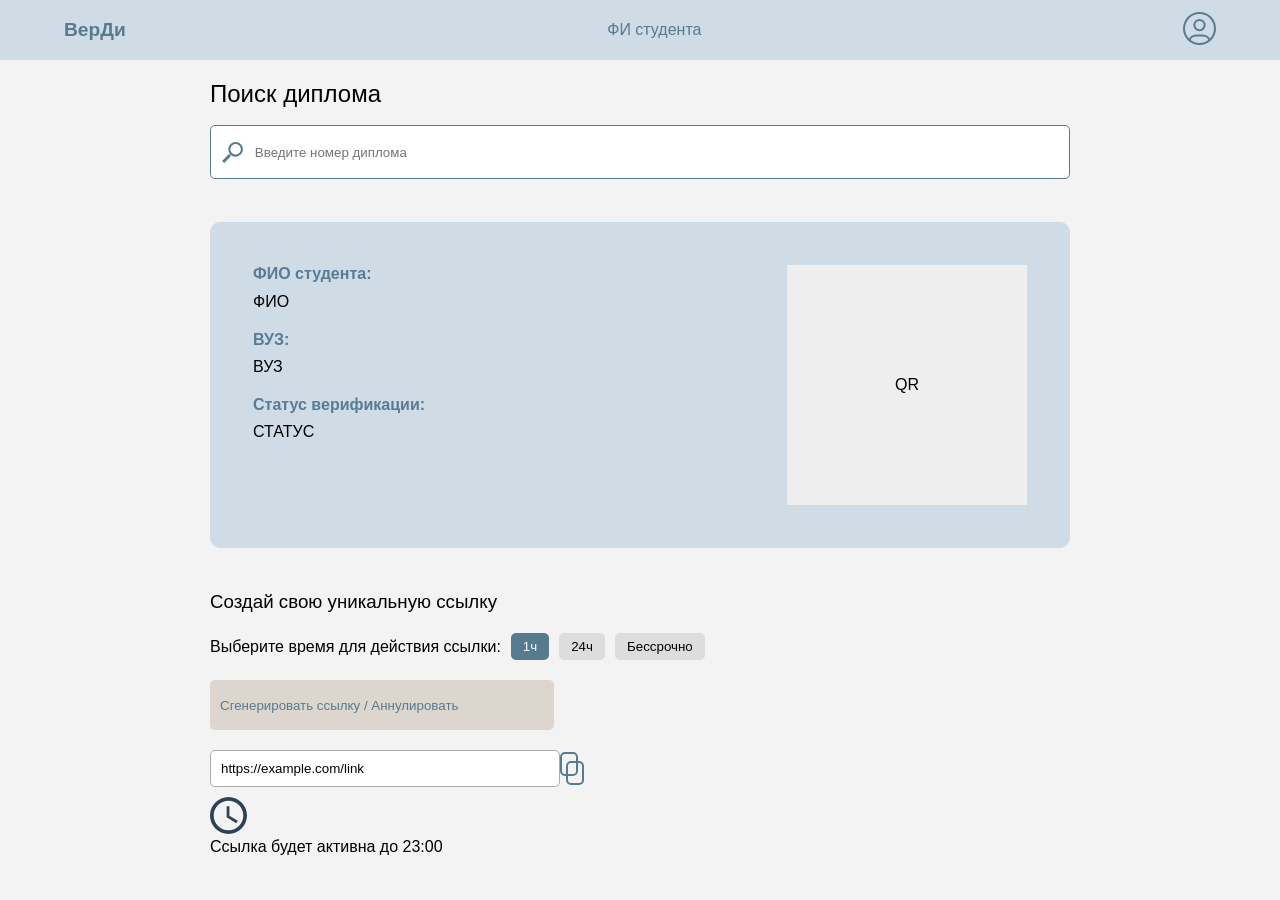
<file: Frontend/studen_lk/index.html>
<!doctype html>
<html lang="ru">
  <head>
    <meta charset="UTF-8" />
    <title>Поиск диплома</title>
    <link rel="stylesheet" href="css/style.css" />
    <script src="js/student.js"></script>
  </head>

  <body>
    <div class="header">
      <div class="logo">ВерДи</div>
      <p>ФИ студента</p>
      <div>
        <img src="img/lk.svg" />
      </div>
    </div>

    <div class="container">
      <div id="search">
        <h2>Поиск диплома</h2>

        <div class="search-box">
          <img src="img/lupa.svg" />
          <input placeholder="Введите номер диплома" />
        </div>
      </div>

      <!-- РЕЗУЛЬТАТ -->
      <div class="card">
        <div class="info">
          <h4>ФИО студента:</h4>
          <p>ФИО</p>
          <h4>ВУЗ:</h4>
          <p>ВУЗ</p>
          <h4>Статус верификации:</h4>
          <p>СТАТУС</p>
        </div>

        <div class="qr">QR</div>
      </div>

      <!-- ССЫЛКА -->
      <div class="link-block">
        <div id="UniqueText">
          <h3>Создай свою уникальную ссылку</h3>
        </div>
        <div id="time-select">
          <p>Выберите время для действия ссылки:</p>

          <button class="active" onclick="setTime(this)">1ч</button>
          <button onclick="setTime(this)">24ч</button>
          <button onclick="setTime(this)">Бессрочно</button>
        </div>

        <button class="btn">Сгенерировать ссылку / Аннулировать</button>
        <div id="link-gen">
          <input value="https://example.com/link" />
          <img src="img/copy.svg" />
        </div>
        <div class="small">
          <img src="img/clock.svg" />
          <p>Ссылка будет активна до 23:00</p>
        </div>
      </div>
    </div>
  </body>
</html>
</file>
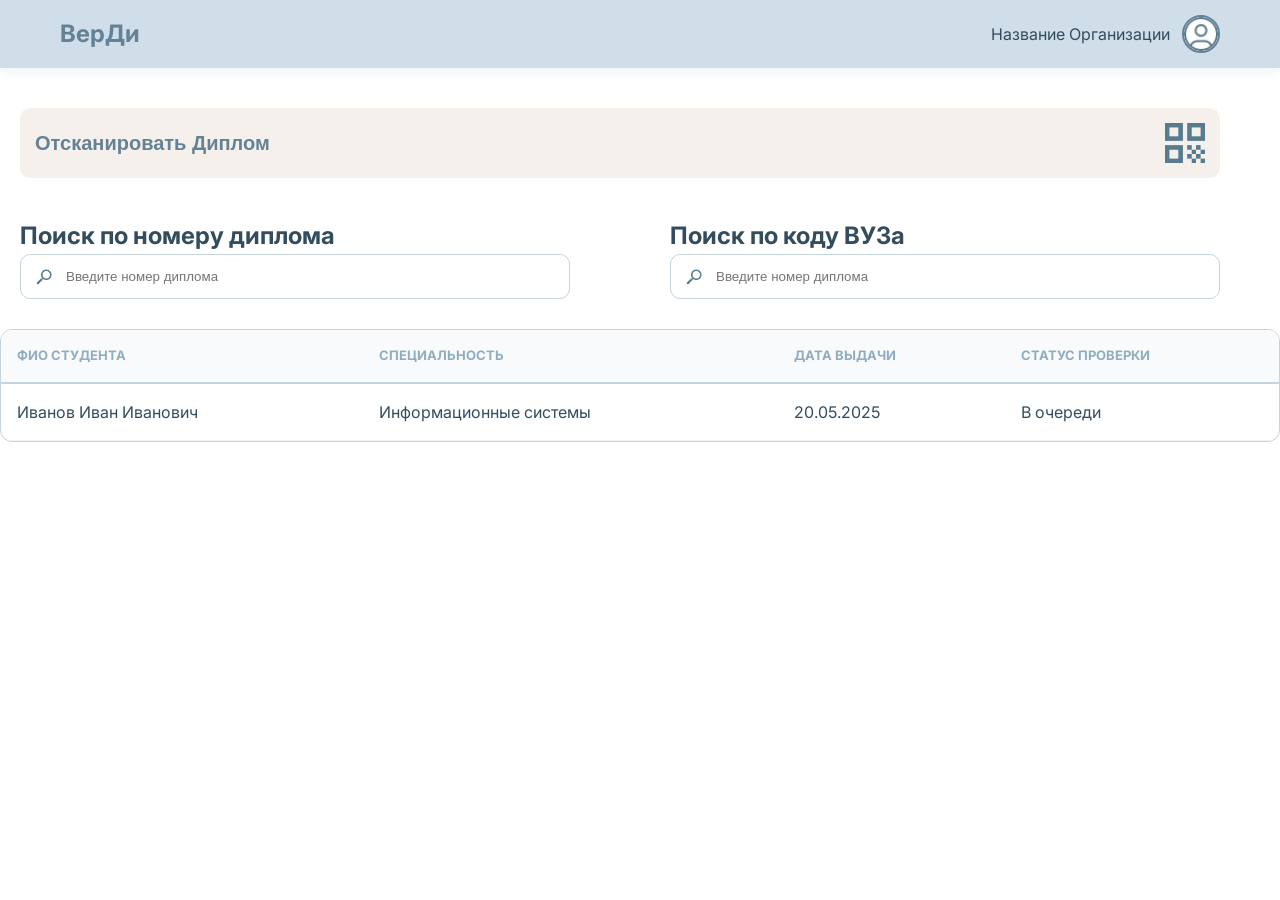
<file: Frontend/organizashion/org.html>
<!DOCTYPE html>
<html lang="ru">
<head>
    <meta charset="UTF-8">
    <meta name="viewport" content="width=device-width, initial-scale=1.0">
    <title>ВерДи — Кабинет Организации</title>
    <link rel="icon" type="image/x-icon" href="../imgs/verdi-icon.ico" />
    <link rel="stylesheet" href="style.css">
    <link href="https://fonts.googleapis.com/css2?family=Inter:wght@400;500;600;700&display=swap" rel="stylesheet">
</head>
<body>

    <header class="header">
        <div class="container header__content">
            <h1 class="logo">ВерДи</h1>
            <div class="user-info">
                <span class="user-info__name">Название Организации</span>
                <div class="user-info__avatar">
                    <img src="images/profile.png" alt="Профиль">
                </div>
            </div>
        </div>
    </header>

        <section class="section-button-scanner">
            <button class="button-scanner" title="Отсканировать Диплом">
                <h2 class="button-text">Отсканировать Диплом</h2>
                <img src="images/QR.png" alt="Кнопка" class="button-icon">
            </button>
        </section>

        <section class="search-section">
            <div>
            <h2 class="section-title">Поиск по номеру диплома</h2>
            
            <div class="search-container">
                <img src="images/Search.png" alt="Поиск" class="search-icon">
                <input type="text" class="search-input-num" placeholder="Введите номер диплома">
            </div>
            </div>
            <div>
            <h2 class="section-title">Поиск по коду ВУЗа</h2>
            <div class="search-container">
                <img src="images/Search.png" alt="Поиск" class="search-icon">
                <input type="text" class="search-input-code" placeholder="Введите номер диплома">
            </div>
        </section>
        <section class="table-section">
            <div class="table-wrapper">
                <table class="data-table">
                    <thead>
                        <tr>
                            <th>ФИО студента</th>
                            <th>Специальность</th>
                            <th>Дата выдачи</th>
                            <th>Статус проверки</th>
                        </tr>
                    </thead>
                    <tbody id="diploma-table-body">
                        <tr>
                            <td>Иванов Иван Иванович</td>
                            <td>Информационные системы</td>
                            <td>20.05.2025</td>
                            <td>В очереди</td>
                        </tr>
                    </tbody>
                </table>
            </div>
        </section>
    </main>

</body>
</html>
</file>
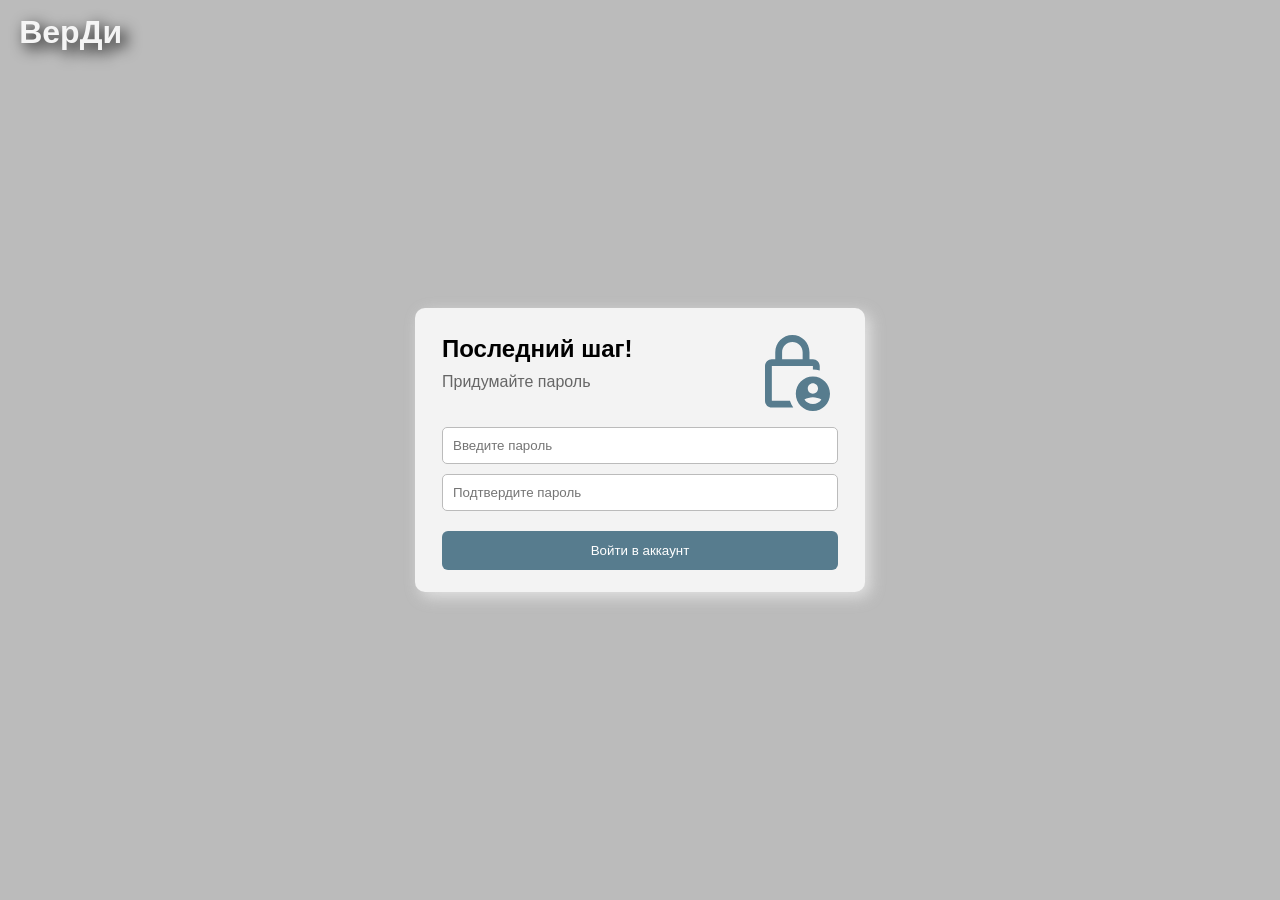
<file: Frontend/register_and_login/after_student_register.html>
<!doctype html>
<html lang="ru">
  <head>
    <meta charset="UTF-8" />
    <link rel="stylesheet" href="css/asr.css" />
    <link rel="icon" type="image/x-icon" href="../imgs/verdi-icon.ico" />
    <title>Установка пароля</title>
  </head>

  <body>

    <h1 id="ComName">ВерДи</h1>

    <div class="container">
      <div id="top">
      <div id="left_top">
        <h2>Последний шаг!</h2>
        <p>Придумайте пароль</p>
      </div>
      <div id="right_top">
          <img src="img/password.svg">
          </div>
      </div>
        <div class="form">
          <input type="password" placeholder="Введите пароль" />
          <input type="password" placeholder="Подтвердите пароль" />
        </div>

        <button class="login">Войти в аккаунт</button>
      </div>
    </div>
  </body>
</html>
</file>
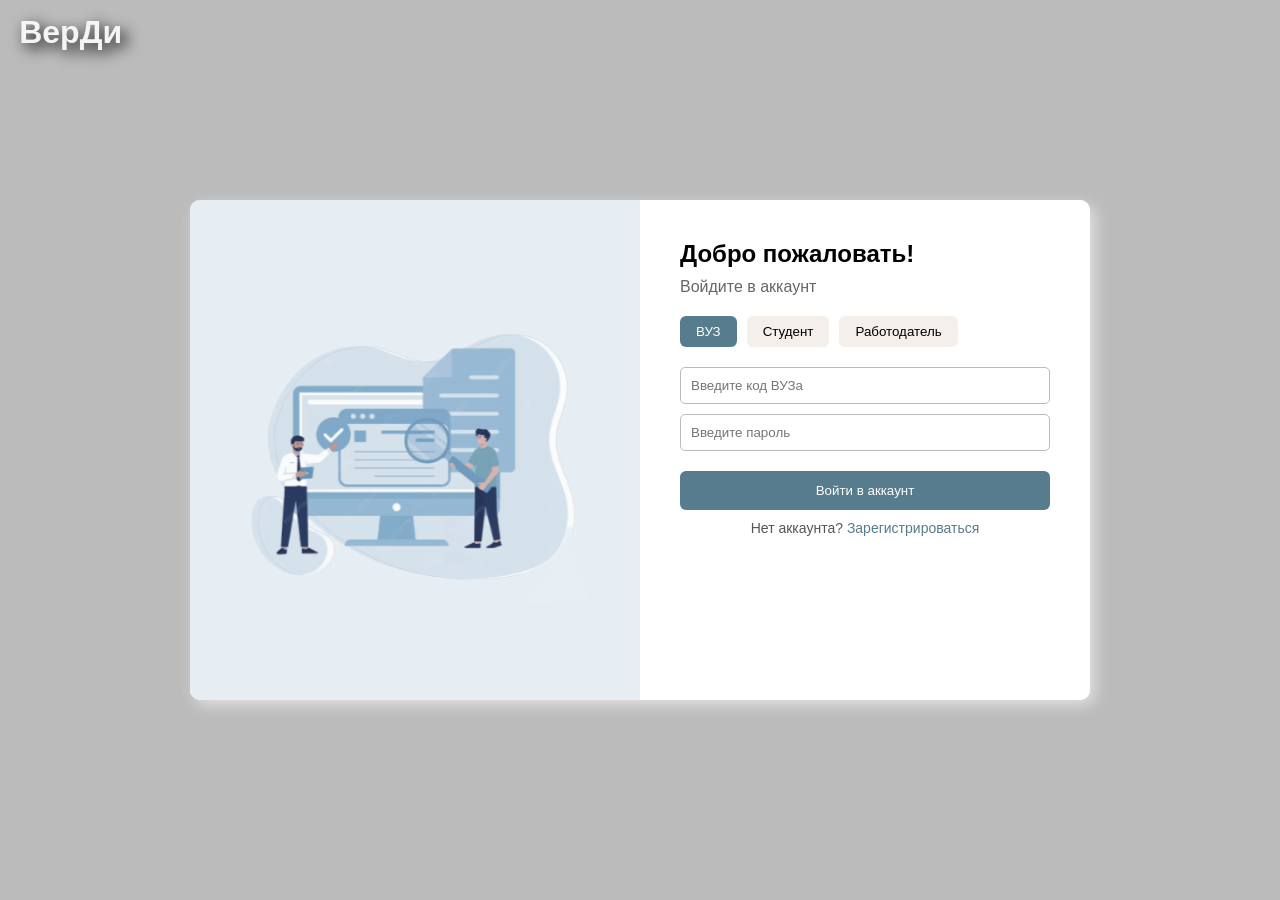
<file: Frontend/register_and_login/login.html>
<!doctype html>
<html lang="ru">
<head>
    <meta charset="UTF-8" />
    <meta name="viewport" content="width=device-width, initial-scale=1.0">
    <link rel="icon" type="image/x-icon" href="../imgs/verdi-icon.ico" />
    <link rel="stylesheet" href="css/login.css" />
    <title>Вход в аккаунт — ВерДи</title>
</head>

<body>
<h1 id="ComName">ВерДи</h1>

<div class="container">
    <div id="left">
        <img src="img/r&l_image.svg" alt="Illustration" />
    </div>

    <div id="right">
        <h2>Добро пожаловать!</h2>
        <p>Войдите в аккаунт</p>

        <div class="tabs">
            <button type="button" class="tab active" onclick="switchTab(0)" data-role="university">ВУЗ</button>
            <button type="button" class="tab" onclick="switchTab(1)" data-role="student">Студент</button>
            <button type="button" class="tab" onclick="switchTab(2)" data-role="employer">Работодатель</button>
        </div>

        <form id="loginForm">
            <div class="form-content active">
                <input type="text" id="hsCode" name="hsCode" placeholder="Введите код ВУЗа" required />
                <input type="password" id="vuzPassword" name="password" placeholder="Введите пароль" required />
            </div>

            <div class="form-content">
                <input type="text" id="diplomCode" name="diplomCode" placeholder="Введите номер диплома" required />
                <input type="password" id="studentPassword" name="password" placeholder="Введите пароль" required />
            </div>

            <div class="form-content">
                <input type="email" id="email" name="email" placeholder="Введите ваш e-mail" required />
                <input type="password" id="employerPassword" name="password" placeholder="Введите пароль" required />
            </div>

            <button type="submit" class="btn">Войти в аккаунт</button>
        </form>

        <div class="login">Нет аккаунта? <a href="register.html">Зарегистрироваться</a></div>
    </div>
</div>

<script src="js/login.js"></script>
</body>
</html>
</file>
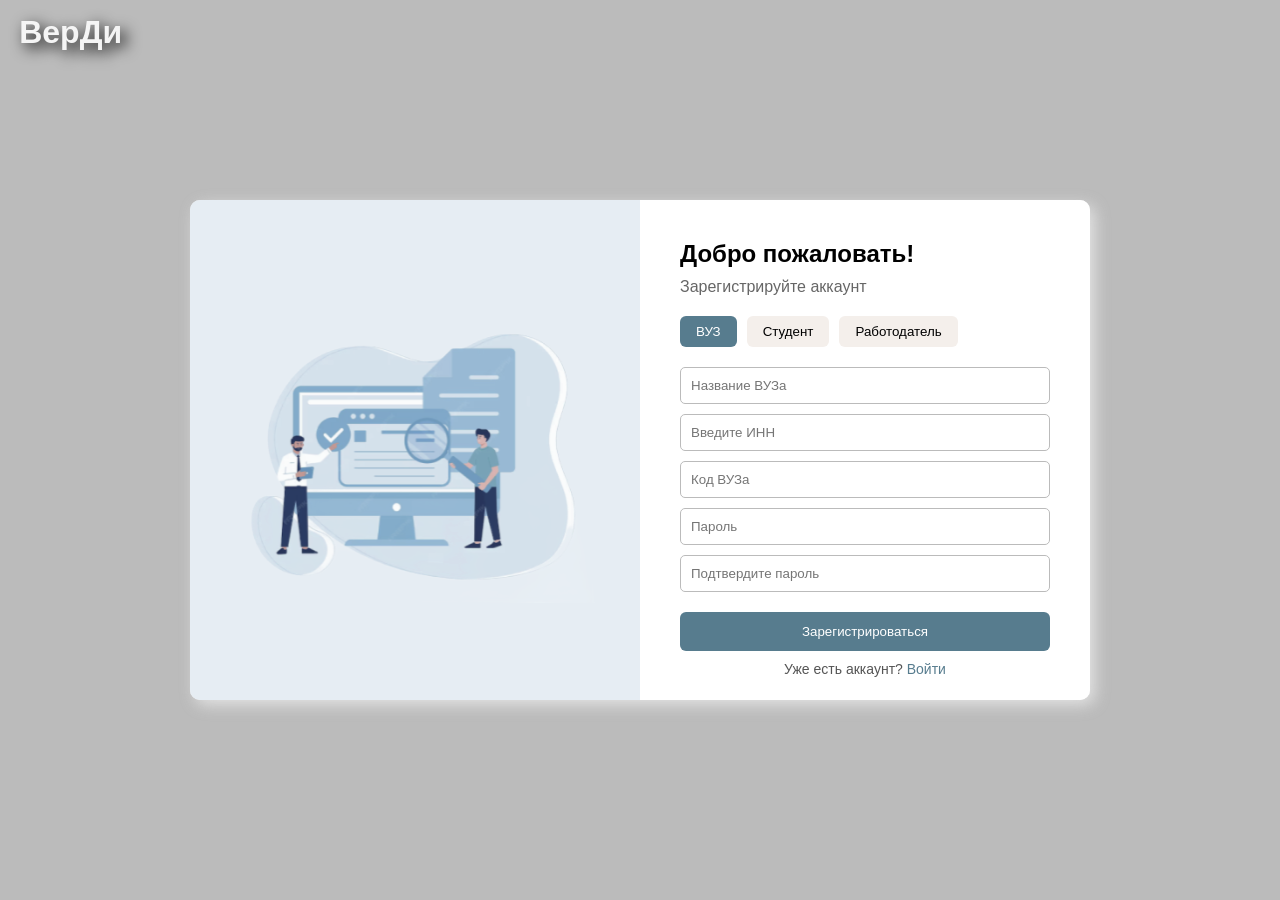
<file: Frontend/register_and_login/register.html>
<!doctype html>
<html lang="ru">
<head>
    <meta charset="UTF-8" />
    <link rel="stylesheet" href="css/register.css" />
    <link rel="icon" type="image/x-icon" href="../imgs/verdi-icon.ico" />
    <script src="js/register.js" defer></script>
    <title>Регистрация — ВерДи</title>
</head>

<body>
<h1 id="ComName">ВерДи</h1>

<div class="container">
    <div id="left">
        <img src="img/r&l_image.svg" alt="Illustration" />
    </div>

    <div id="right">
        <h2>Добро пожаловать!</h2>
        <p>Зарегистрируйте аккаунт</p>

        <div class="tabs">
            <button class="tab active" onclick="switchTab(0)">ВУЗ</button>
            <button class="tab" onclick="switchTab(1)">Студент</button>
            <button class="tab" onclick="switchTab(2)">Работодатель</button>
        </div>

        <form id="registrationForm">
            <input type="hidden" name="type" id="type" value="university">

            <div class="form active">
                <div class="autocomplete-container">
                    <input type="text" name="name" id="uniNameSearch" placeholder="Название ВУЗа" required autocomplete="off">
                    <div id="uniSuggestions" class="suggestions-list"></div>
                </div>
                <input type="text" name="inn" placeholder="Введите ИНН" minlength="" required>
                <input type="text" name="hsCode" placeholder="Код ВУЗа" required>
                <input type="password" minlength="8" name="password" placeholder="Пароль" required>
                <input type="password" name="confirm_password" placeholder="Подтвердите пароль" required>
            </div>

            <div class="form">
                <input type="text" name="fio" placeholder="Введите ФИО" required />
                <input type="text" name="diplomCode" placeholder="Введите номер диплома" required />
                <input type="hidden" name="hsCode" id="hsCodeHidden">
                <div id="suggestions"></div> <input type="password" name="password" placeholder="Введите пароль" required />
            </div>

            <div class="form">
                <input type="text" name="name" placeholder="Введите название организации" required />
                <input type="email" name="email" placeholder="Введите e-mail" required />
                <input type="password" minlength="8" name="password" placeholder="Введите пароль" required />
                <input type="password" name="confirm_password" placeholder="Подтвердите пароль" required />
            </div>

            <button type="submit" class="btn">Зарегистрироваться</button>
        </form>

        <div class="login">Уже есть аккаунт? <a href="login.html">Войти</a></div>
    </div>
</div>
</body>
</html>
</file>
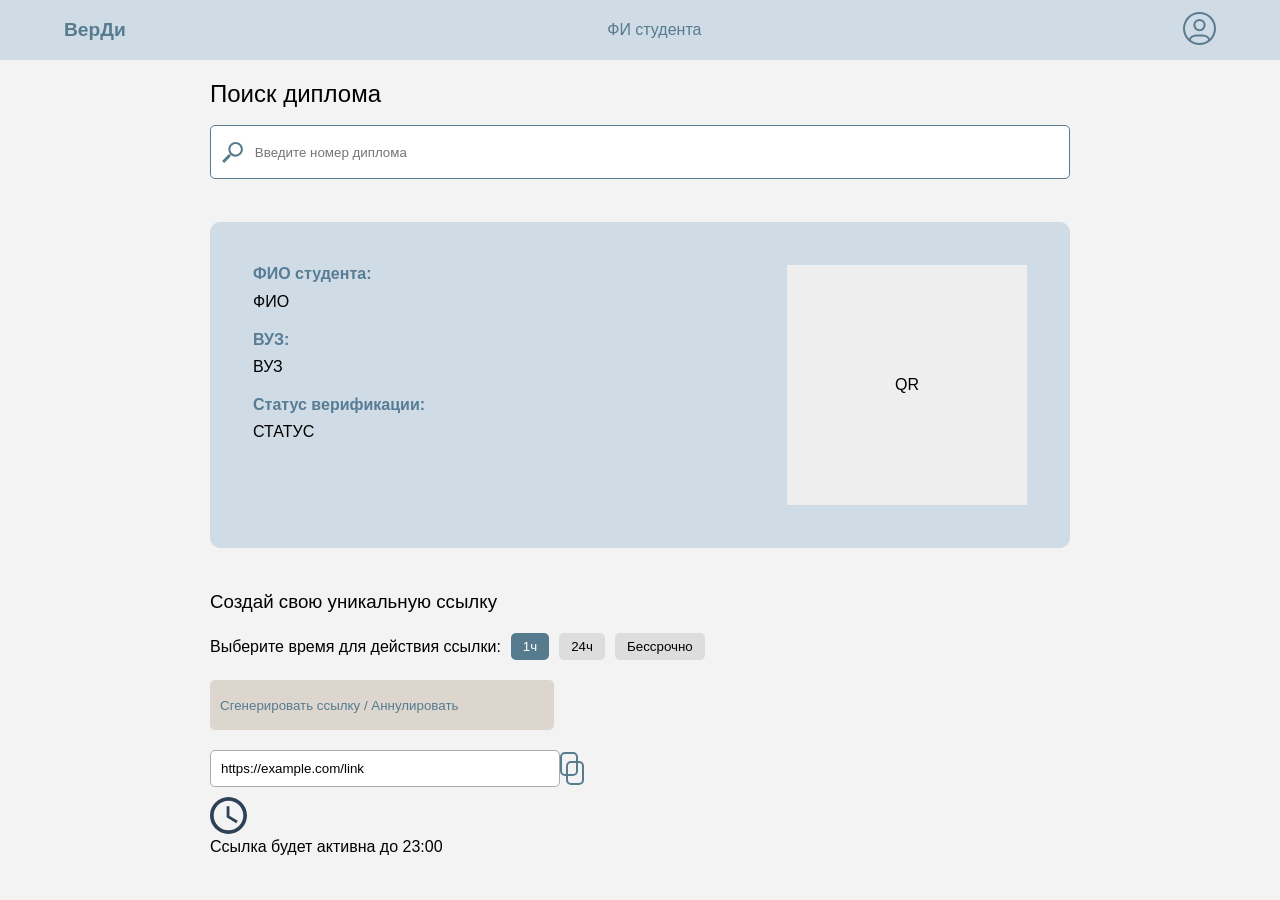
<file: Frontend/studen_lk/student.html>
<!doctype html>
<html lang="ru">
  <head>
    <meta charset="UTF-8" />
    <title>Поиск диплома</title>
    <link rel="stylesheet" href="css/style.css" />
    <link rel="icon" type="image/x-icon" href="../imgs/verdi-icon.ico" />
    <script src="js/student.js"></script>
  </head>

  <body>
    <div class="header">
      <div class="logo">ВерДи</div>
      <p>ФИ студента</p>
      <div>
        <img src="img/lk.svg" />
      </div>
    </div>

    <div class="container">
      <div id="search">
        <h2>Поиск диплома</h2>

        <div class="search-box">
          <img src="img/lupa.svg" />
          <input placeholder="Введите номер диплома" />
        </div>
      </div>

      <!-- РЕЗУЛЬТАТ -->
      <div class="card">
        <div class="info">
          <h4>ФИО студента:</h4>
          <p>ФИО</p>
          <h4>ВУЗ:</h4>
          <p>ВУЗ</p>
          <h4>Статус верификации:</h4>
          <p>СТАТУС</p>
        </div>

        <div class="qr">QR</div>
      </div>

      <!-- ССЫЛКА -->
      <div class="link-block">
        <div id="UniqueText">
          <h3>Создай свою уникальную ссылку</h3>
        </div>
        <div id="time-select">
          <p>Выберите время для действия ссылки:</p>

          <button class="active" onclick="setTime(this)">1ч</button>
          <button onclick="setTime(this)">24ч</button>
          <button onclick="setTime(this)">Бессрочно</button>
        </div>

        <button class="btn">Сгенерировать ссылку / Аннулировать</button>
        <div id="link-gen">
          <input value="https://example.com/link" />
          <img src="img/copy.svg" />
        </div>
        <div class="small">
          <img src="img/clock.svg" />
          <p>Ссылка будет активна до 23:00</p>
        </div>
      </div>
    </div>
  </body>
</html>
</file>
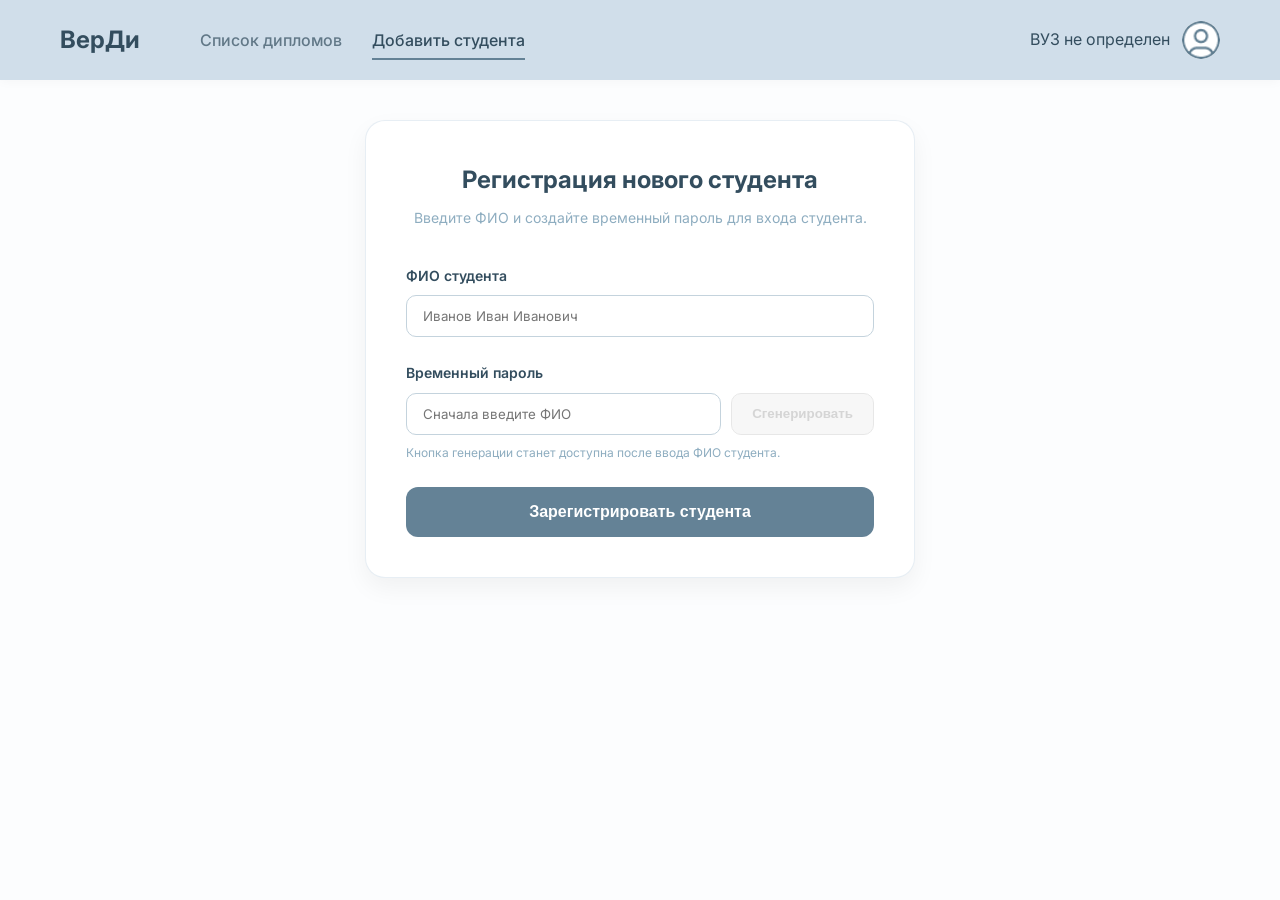
<file: Frontend/vuzi/add_student.html>
<!DOCTYPE html>
<html lang="ru">
<head>
    <meta charset="UTF-8">
    <meta name="viewport" content="width=device-width, initial-scale=1.0">
    <title>ВерДи — Регистрация студента</title>
    <link rel="stylesheet" href="assets/styles/style_add.css">
    <link rel="icon" type="image/x-icon" href="../imgs/verdi-icon.ico" />
    <link href="https://fonts.googleapis.com/css2?family=Inter:wght@400;500;600;700&display=swap" rel="stylesheet">
    <script src="assets/js/script_add.js" defer></script>
</head>
<body>

    <header class="header">
        <div class="container header__content">
            <h1 class="logo">ВерДи</h1>
            <nav class="header__nav">
                <a href="vuz_page.html" class="nav-link">Список дипломов</a>
                <a href="add_student.html" class="nav-link active">Добавить студента</a>
            </nav>
            <div class="user-info">
                <span class="user-info__name">Название ВУЗа</span>
                <div class="user-info__avatar">
                    <img src="assets/images/profile.png" alt="Профиль">
                </div>
            </div>
        </div>
    </header>

    <main class="container">
        <section class="form-section">
            <h2 class="section-title">Регистрация нового студента</h2>
            <p class="section-subtitle">Введите ФИО и создайте временный пароль для входа студента.</p>
            
            <form id="studentForm" class="student-form" novalidate>
                <div class="form-group">
                    <label for="studentName">ФИО студента</label>
                    <input type="text" id="studentName" placeholder="Иванов Иван Иванович" autocomplete="off" required>
                    <p id="nameError" class="error-message">Студент с таким ФИО не найден в базе данных или введён неверно</p>
                </div>

                <div class="form-group">
                    <label for="generatedPassword">Временный пароль</label>
                    <div class="password-wrapper">
                        <input type="text" id="generatedPassword" placeholder="Сначала введите ФИО" readonly required>
                        <button type="button" class="btn-generate" id="generateBtn" disabled>Сгенерировать</button>
                    </div>
                    <small class="form-hint">Кнопка генерации станет доступна после ввода ФИО студента.</small>
                    <p id="passError" class="error-message">Пожалуйста, сгенерируйте пароль перед регистрацией</p>
                </div>

                <button type="submit" class="btn-submit">Зарегистрировать студента</button>
            </form>
        </section>
    </main>

</body>
</html>
</file>
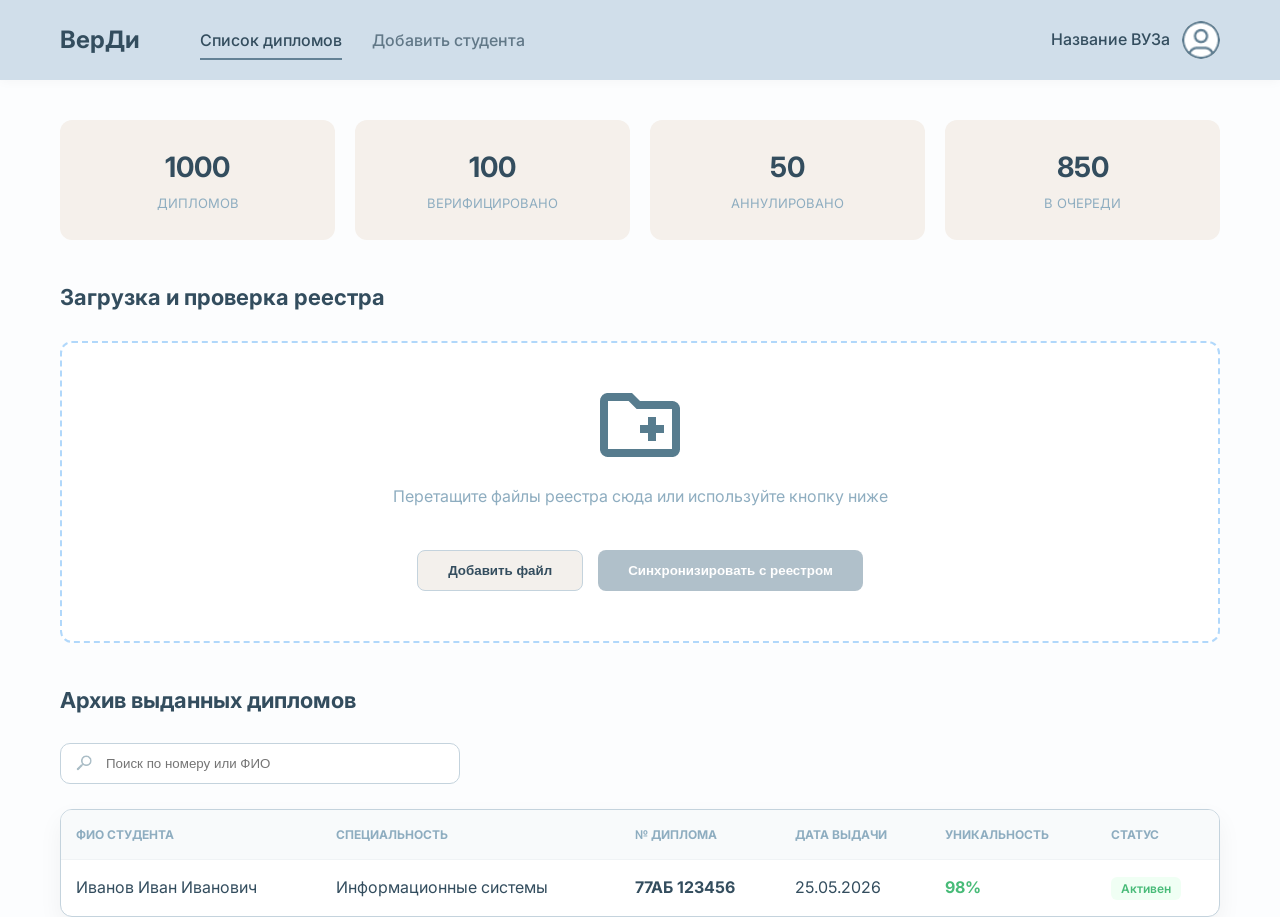
<file: Frontend/vuzi/vuz_page.html>
<!DOCTYPE html>
<html lang="ru">
<head>
    <meta charset="UTF-8">
    <meta name="viewport" content="width=device-width, initial-scale=1.0">
    <title>ВерДи — Кабинет ВУЗа</title>
    <link rel="stylesheet" href="assets/styles/style.css">
    <link rel="icon" type="image/x-icon" href="../imgs/verdi-icon.ico" />
    <link href="https://fonts.googleapis.com/css2?family=Inter:wght@400;500;600;700&display=swap" rel="stylesheet">
    <script src="assets/js/script.js" defer></script>
</head>
<body>

    <header class="header">
        <div class="container header__content">
            <h1 class="logo">ВерДи</h1>
            
            <nav class="header__nav">
                <a href="vuz_page.html" class="nav-link active">Список дипломов</a>
                <a href="add_student.html" class="nav-link">Добавить студента</a>
            </nav>

            <div class="user-info">
                <span class="user-info__name">Название ВУЗа</span>
                <div class="user-info__avatar">
                    <img src="assets/images/profile.png" alt="Профиль">
                </div>
            </div>
        </div>
    </header>

    <main class="container">
        <section class="stats">
            <div class="stats__card">
                <span class="stats__number">1000</span>
                <span class="stats__label">дипломов</span>
            </div>
            <div class="stats__card">
                <span class="stats__number">100</span>
                <span class="stats__label">верифицировано</span>
            </div>
            <div class="stats__card">
                <span class="stats__number">50</span>
                <span class="stats__label">аннулировано</span>
            </div>
            <div class="stats__card">
                <span class="stats__number">850</span>
                <span class="stats__label">в очереди</span>
            </div>
        </section>

        <section class="upload-section">
            <h2 class="section-title">Загрузка и проверка реестра</h2>
            
            <form id="uploadForm">
                <div class="drop-zone" id="drop-zone">
                    
                    <div class="drop-zone__content" id="drop-zone-prompt">
                        <img src="assets/images/folder.png" alt="Загрузка" class="drop-zone__icon">
                        <p class="drop-zone__prompt">
                            Перетащите файлы реестра сюда или используйте кнопку ниже
                        </p>
                    </div>

                    <div id="file-list" class="file-list"></div>
                    
                    <input type="file" id="file-input" accept=".csv, .xlsx, .xls" multiple hidden>
                    
                    <div class="upload-buttons">
                        <button type="button" class="btn-secondary" id="add-file-btn">
                            Добавить файл
                        </button>
                        <button type="submit" id="submit-to-registry" class="btn-primary" disabled>
                            Синхронизировать с реестром
                        </button>
                    </div>
                </div>
            </form>
        </section>

        <section class="table-section">
            <h2 class="section-title">Архив выданных дипломов</h2>
            
            <div class="search-container">
                <img src="assets/images/Search.png" alt="Поиск" class="search-icon">
                <input type="text" class="search-input" placeholder="Поиск по номеру или ФИО">
            </div>

            <div class="table-wrapper">
                <table class="data-table">
                    <thead>
                        <tr>
                            <th>ФИО Студента</th>
                            <th>Специальность</th>
                            <th>№ Диплома</th> 
                            <th>Дата выдачи</th>
                            <th>Уникальность</th>
                            <th>Статус</th>
                        </tr>
                    </thead>
                    <tbody>
                        <tr>
                            <td>Иванов Иван Иванович</td>
                            <td>Информационные системы</td>
                            <td><b>77АБ 123456</b></td> 
                            <td>25.05.2026</td>
                            <td><span class="uniqueness-badge">98%</span></td>
                            <td><span class="status-badge">Активен</span></td>
                        </tr>
                    </tbody>
                </table>
            </div>
        </section>
    </main>

</body>
</html>
</file>
<file: Frontend/studen_lk/css/style.css>
* {
  margin: 0;
  padding: 0;
  box-sizing: border-box;
  font-family: Arial, sans-serif;
}
input {
  outline: none;
}

body {
  background: #f3f3f3;
}

.header {
  height: 60px;
  color:#567b8e;
  background: #cfdbe5;
  display: flex;
  align-items: center;
  justify-content: space-between;
  padding: 0 5%;
}

.logo {
  font-weight: bold;
  color: #567b8e;
  font-size: larger;
}

.container {
  padding: 20px;
  max-width: 900px;
  margin: auto;
}

h2 {
  margin-bottom: 2%;
  font-weight: 500;
}

h3 {
  font-weight: 500;
}

.search-box {
  margin-bottom: 20px;
  border-radius: 5px;
  border: 1px solid #577c8e;
  background-color: #fff;
  display: flex;
  padding: 1%;
}
.search-box img {
  width: 3%;
}

.search-box input {
  border: none;
}

input {
  width: 100%;
  padding: 10px;
  border: 1px solid #aaa;
  border-radius: 5px;
}

.card {
  background: #cfdbe5;
  padding: 5%;
  border-radius: 10px;
  display: flex;
  justify-content: space-between;
  margin: 5% 0;
}

.info h4 {
  color: #577c95;
  font-weight: 600;
}
.info {
  display: flex;
  flex-direction: column;
  gap: 4%;
}
.info p {
  margin-bottom: 10px;
}

.qr {
  width: 240px;
  height: 240px;
  background: #eee;
  display: flex;
  align-items: center;
  justify-content: center;
}

.link-block {
  display: flex;
  flex-direction: column;
  gap: 10px;
}

#time-select {
  display: flex;
  gap: 10px;
  margin: 10px 0;
  align-items: center;
}

#time-select button {
  padding: 6px 12px;
  border: none;
  background: #ddd;
  border-radius: 5px;
  cursor: pointer;
}

#time-select .active {
  background: #567b8e;
  color: white;
}

#link-gen {
  position: relative;
  width: 43.5%;
  display: flex;
}

.btn {
  justify-content: space-between;
  padding: 10px;
  border: none;
  background: #ddd6cf ;
  color: #567b8e;
  border-radius: 5px;
  cursor: pointer;
  text-align: left;
  margin-bottom: 10px;
  width: 40%;
  height: 50px;
}

.btn:hover {
    transform: scale(1.05);
    box-shadow: 0 4px 15px rgba(0,0,0,0.2);
}
.btn:active {
    transform: scale(0.95);
}

.input-link {
  position: relative;
  display: flex;
  border: none;
  background: #ddd6cf;
  color:#567b8e;
}
.link-image{
  position: absolute;
  right: 0;
  margin: 10px;
  width: 30px;
  height: 30px;
}
.section-link {
  display: flex;
  gap: 20px;
  height: 50px;
}

/* ================= MOBILE ================= */
@media (orientation: portrait) {
  body {
    background-color: white;
    font-size: 270%;
  }
  h1 { font-size: 36px; }
  h2 { font-size: 30px; }
  h3 { font-size: 24px; }
  h4 { font-size: 20px; }
  h5 { font-size: 20px; }
  h6 { font-size: 16px; }
  p {font-size: 18px;}
  .logo {font-size: 18px;}
  .card {
    flex-direction: column;
  }
  .card * {
    margin: 2%;
  }
  #UniqueText {
    display: none;
  }
  #time-select {
    font-size: 100%;
    display: block;
  }
  #time-select button {
    font-size: large;
  }
  .qr {
    width: 28vh;
    height: 28vh;
  }
  .btn {
    font-size: large;
    width: 100%;
  }
  .section-link{
    display: block;
  }
  #link-gen {
    width: 100%;
  }
  #link-gen input {
    font-size: large;
  }
  #link-gen img {
    width: 20%;
  }
  .small {
    font-size: 60%;
  }
  .link-image{
    display: none;
  }
  .small img {
    width: 4%;
  }
  .info {
    width: 80%;
  }
  .link-block {
    row-gap: 1rem;
  }
}
</file>
<file: Frontend/organizashion/style.css>
:root {
    --bg-color: #ffffff;
    --header-bg: #d0deea;
    --card-bg: #f5f0eb;
    --text-main: #334d5e;
    --text-light: #8eadc0;
    --border-color: #c4d3dd;
    --accent-color: #648296;
    --shadow: 0 4px 12px rgba(0, 0, 0, 0.05);
}

* {
    box-sizing: border-box;
    margin: 0;
    padding: 0;
}

body {
    font-family: 'Inter', sans-serif;
    background-color: var(--bg-color);
    color: var(--text-main);
    line-height: 1.5;
}

.container {
    max-width: 1200px;
    margin: 0 auto;
    padding: 0 20px;
}



/* --- Шапка и Аватар --- */
.header {
    background-color: var(--header-bg);
    padding: 15px 0;
    margin-bottom: 40px;
    box-shadow: var(--shadow);
}

.header__content {
    display: flex;
    justify-content: space-between;
    align-items: center;
}

.logo {
    font-size: 24px;
    font-weight: 700;
    color: var(--accent-color);
}

.user-info {
    display: flex;
    align-items: center;
    gap: 12px;
}

.user-info__avatar {
    width: 38px;
    height: 38px;
    background-color: #fff;
    border-radius: 50%;
    border: 2px solid var(--accent-color);
    overflow: hidden; /* Чтобы фото было круглым */
    display: flex;
    align-items: center;
    justify-content: center;
}

.user-info__avatar img {
    width: 100%;
    height: 100%;
    object-fit: cover;
}

/* --- Кнопка отсканировать --- */
.button-scanner{
    color: var(--accent-color);
    display: flex;
    background-color: #f5f0eb;
    margin: 20px;
    padding: 15px;
    max-width: 1200px;
    gap: 15px;
    border-radius: 10px;
    justify-content: space-between;
    align-items: center;
    border:none ;
    width: calc(100% - 40px); /* Добавьте - растягиваем кнопку */
    cursor: pointer; /* Добавьте для указателя */
}

.button-icon{
    pointer-events: none;
    width: 40px;
    height: 40px;
    object-fit: cover;
}

/* --- Поиск и Лупа --- */
@media(min-width: 768px){
    .search-section {
    margin-left: 20px;
    display: grid;
    grid-template-columns: 1fr 1fr;
    justify-content: space-between;
    gap: 100px;
    margin-bottom: 30px;
    max-width: 1200px;
    }
}
.search-section {
    margin-left: 20px;
    margin-right: 20px;
    margin-bottom: 30px;
    max-width: 1200px;
}

.section-title{
    margin-top: 20px;
}

.search-container {
    position: relative; 
    width: 100%;
}

.search-icon {
    position: absolute;
    left: 15px;
    top: 50%;
    transform: translateY(-50%);
    width: 18px;
    height: 18px;
    pointer-events: none;
}

.search-input-num{
    width: 100%;
    padding: 14px 15px 14px 45px; /* Резервируем место под иконку слева */
    border: 1.5px solid var(--border-color);
    border-radius: 10px;
    outline: none;
    transition: all 0.3s ease;
}

.search-input-code{
    width: 100%;
    padding: 14px 15px 14px 45px; /* Резервируем место под иконку слева */
    border: 1.5px solid var(--border-color);
    border-radius: 10px;
    outline: none;
    transition: all 0.3s ease;
}

.search-input:focus {
    border-color: var(--accent-color);
    box-shadow: 0 0 0 4px rgba(100, 130, 150, 0.1);
}

/* --- Таблица --- */
.table-wrapper {
    background: #fff;
    border-radius: 12px;
    border: 1px solid var(--border-color);
    overflow: hidden;
}

.data-table {
    width: 100%;
    border-collapse: collapse;
}

.data-table th {
    background-color: #f8fafb;
    text-align: left;
    padding: 16px;
    color: var(--text-light);
    font-size: 13px;
    text-transform: uppercase;
    border-bottom: 2px solid var(--border-color);
}

.data-table td {
    padding: 16px;
    border-bottom: 1px solid #f0f3f5;
    transition: background-color 0.2s ease;
}

.data-table tbody tr:hover td {
    background-color: #f1f6f9; /* Подсветка строки */
    color: var(--accent-color);
}

/* --- Кнопки --- */
.btn-primary {
    background-color: var(--card-bg);
    border: 1px solid var(--border-color);
    padding: 12px 32px;
    border-radius: 8px;
    font-weight: 600;
    cursor: pointer;
    transition: all 0.2s ease;
}

.btn-primary:hover {
    background-color: var(--header-bg);
    transform: translateY(-2px);
}
</file>
<file: Frontend/register_and_login/css/asr.css>
#ComName {
  position: fixed;
  left: 1.5%;
  top: 1.5%;
  color: whitesmoke;
  text-shadow: black 5px 5px 15px;
}

* {
  margin: 0;
  padding: 0;
  box-sizing: border-box;
  font-family: Arial, sans-serif;
}

body {
  height: 100vh;
  display: flex;
  justify-content: center;
  align-items: center;
  background: #bbb;
}

.container {
  width: 50vh;
  height: 31.5%;
  background: #f3f3f3;
  border-radius: 10px;
  overflow: hidden;
  box-shadow: #f3f3f3b0 5px 5px 15px;
  padding: 3vh;
}

#top {
  display: flex;
  margin-bottom: 1rem;
}
#left_top {
  vertical-align: middle;
}
#right_top {
  display: flex;
  width: 50%;
  justify-content: flex-end;
}

h2 {
  margin-bottom: 10px;
}

p {
  margin-bottom: 20px;
  color: #666;
}

input {
  width: 100%;
  padding: 10px;
  margin-bottom: 10px;
  border: 1px solid #bbb;
  border-radius: 5px;
}

.login {
  width: 100%;
  padding: 12px;
  background: #577c8e;
  border: none;
  border-radius: 6px;
  color: white;
  cursor: pointer;
  margin-top: 10px;
}
</file>
<file: Frontend/register_and_login/css/login.css>
#ComName {
  position: fixed;
  left: 1.5%;
  top: 1.5%;
  color: whitesmoke;
  text-shadow: black 5px 5px 15px;
}

* {
  margin: 0;
  padding: 0;
  box-sizing: border-box;
  font-family: Arial, sans-serif;
}

body {
  height: 100vh;
  display: flex;
  justify-content: center;
  align-items: center;
  background: #bbb;
}

.container {
  width: 900px;
  height: 500px;
  background: #f3f3f3;
  border-radius: 10px;
  display: flex;
  overflow: hidden;
  box-shadow: #f3f3f3b0 5px 5px 15px;
}

/* Левая часть */
#left {
  width: 50%;
  background: #e6edf3;
  display: flex;
  justify-content: center;
  align-items: center;
}

#left img {
  width: 80%;
}

/* Правая часть */
#right {
  width: 50%;
  padding: 40px;
  background-color: white;
}

h2 {
  margin-bottom: 10px;
}

p {
  margin-bottom: 20px;
  color: #666;
}

/* Вкладки */
.tabs {
  display: flex;
  gap: 10px;
  margin-bottom: 20px;
}

.tab {
  padding: 8px 16px;
  border: none;
  border-radius: 6px;
  cursor: pointer;
  background: #f4efeb;
}

.tab.active {
  background: #577c8e;
  color: white;
}

/* Формы */
.form {
  display: none;
}

.form.active {
  display: block;
}

input {
  width: 100%;
  padding: 10px;
  margin-bottom: 10px;
  border: 1px solid #bbb;
  border-radius: 5px;
}

.btn {
  width: 100%;
  padding: 12px;
  background: #577c8e;
  border: none;
  border-radius: 6px;
  color: white;
  cursor: pointer;
  margin-top: 10px;
}

.login {
  margin-top: 10px;
  font-size: 14px;
  color: #555;
  text-align: center;
}

.login a {
  color: #577c8e;
  text-decoration: none;
}

/* Ну и жесть */
</file>
<file: Frontend/register_and_login/css/register.css>
#ComName {
  position: fixed;
  left: 1.5%;
  top: 1.5%;
  color: whitesmoke;
  text-shadow: black 5px 5px 15px;
}

* {
  margin: 0;
  padding: 0;
  box-sizing: border-box;
  font-family: Arial, sans-serif;
}

body {
  height: 100vh;
  display: flex;
  justify-content: center;
  align-items: center;
  background: #bbb;
}

.container {
  width: 900px;
  height: 500px;
  background: #f3f3f3;
  border-radius: 10px;
  display: flex;
  overflow: hidden;
  box-shadow: #f3f3f3b0 5px 5px 15px;
}

/* Левая часть */
#left {
  width: 50%;
  background: #e6edf3;
  display: flex;
  justify-content: center;
  align-items: center;
}

#left img {
  width: 80%;
}

/* Правая часть */
#right {
  width: 50%;
  padding: 40px;
  background-color: white;
}

h2 {
  margin-bottom: 10px;
}

p {
  margin-bottom: 20px;
  color: #666;
}

/* Вкладки */
.tabs {
  display: flex;
  gap: 10px;
  margin-bottom: 20px;
}

.tab {
  padding: 8px 16px;
  border: none;
  border-radius: 6px;
  cursor: pointer;
  background: #f4efeb;
}

.tab.active {
  background: #577c8e;
  color: white;
}

/* Формы */
.form {
  display: none;
}

.form.active {
  display: block;
}

input {
  width: 100%;
  padding: 10px;
  margin-bottom: 10px;
  border: 1px solid #bbb;
  border-radius: 5px;
}

.btn {
  width: 100%;
  padding: 12px;
  background: #577c8e;
  border: none;
  border-radius: 6px;
  color: white;
  cursor: pointer;
  margin-top: 10px;
}

.login {
  margin-top: 10px;
  font-size: 14px;
  color: #555;
  text-align: center;
}

.login a {
  color: #577c8e;
  text-decoration: none;
}

/* Ну и жесть */
</file>
<file: Frontend/vuzi/assets/styles/style_add.css>
:root {
    --bg-color: #fcfdfe;
    --header-bg: #d0deea;
    --card-bg: #f5f0eb;
    --text-main: #334d5e;
    --text-light: #8eadc0;
    --border-color: #c4d3dd;
    --accent-color: #648296;
    --danger-color: #f56565; 
    --success-color: #4ade80;
    --shadow: 0 10px 25px rgba(0, 0, 0, 0.05);
}

* {
    box-sizing: border-box;
    margin: 0;
    padding: 0;
}

body {
    font-family: 'Inter', sans-serif;
    background-color: var(--bg-color);
    color: var(--text-main);
    line-height: 1.6;
}

.container {
    max-width: 1200px;
    margin: 0 auto;
    padding: 0 20px;
}

/*ШАПКА*/
.header {
    background-color: var(--header-bg);
    height: 80px; 
    display: flex;
    align-items: center;
    margin-bottom: 40px;
    box-shadow: 0 2px 10px rgba(0,0,0,0.03);
    width: 100%;
}

.header__content {
    display: flex;
    justify-content: space-between;
    align-items: center;
    width: 100%;
    height: 100%;
}

.logo {
    font-size: 24px;
    font-weight: 700;
    line-height: 1;
}

.header__nav {
    display: flex;
    gap: 30px;
    margin-left: 60px;
    margin-right: auto;
    height: 100%;
    align-items: center;
}

.nav-link {
    text-decoration: none;
    color: var(--text-main);
    font-weight: 500;
    opacity: 0.7;
    transition: 0.3s;
    position: relative;
    line-height: 80px; 
    display: inline-block;
}

.nav-link:hover, .nav-link.active {
    opacity: 1;
}

.nav-link.active::after {
    content: '';
    position: absolute;
    bottom: 20px;
    left: 0;
    width: 100%;
    height: 2px;
    background-color: var(--accent-color);
}

.user-info {
    display: flex;
    align-items: center;
    gap: 12px;
}

.user-info__avatar {
    width: 38px;
    height: 38px;
    background-color: #ffffff; 
    border-radius: 50%;
    overflow: hidden;
    display: flex;
    align-items: center;
    justify-content: center;
}

.user-info__avatar img {
    width: 100%;
    height: 100%;
    object-fit: cover;
}

/*СЕКЦИЯ ФОРМЫ*/
.form-section {
    max-width: 550px;
    margin: 20px auto 60px;
    background: white;
    padding: 40px;
    border-radius: 20px;
    box-shadow: var(--shadow);
    border: 1px solid rgba(208, 222, 234, 0.5);
}

.section-title {
    font-size: 24px;
    margin-bottom: 8px;
    text-align: center;
}

.section-subtitle {
    color: var(--text-light);
    font-size: 14px;
    text-align: center;
    margin-bottom: 35px;
}

.form-group {
    margin-bottom: 25px;
}

.form-group label {
    display: block;
    font-weight: 600;
    margin-bottom: 8px;
    font-size: 14px;
}

input[type="text"] {
    width: 100%;
    padding: 12px 16px;
    border: 1.5px solid var(--border-color);
    border-radius: 10px;
    font-family: inherit;
    outline: none;
    transition: 0.3s;
}

input[type="text"]:focus {
    border-color: var(--accent-color);
    box-shadow: 0 0 0 4px rgba(100, 130, 150, 0.1);
}

/*ВАЛИДАЦИЯ И ОШИБКИ*/
input.input-error {
    border-color: var(--danger-color) !important;
    background-color: #fffafa;
    animation: shake 0.4s ease-in-out;
}

.error-message {
    color: var(--danger-color);
    font-size: 12px;
    margin-top: 6px;
    font-weight: 500;
    display: none;
}

@keyframes shake {
    0%, 100% { transform: translateX(0); }
    25%, 75% { transform: translateX(-6px); }
    50% { transform: translateX(6px); }
}

.form-hint {
    display: block;
    margin-top: 8px;
    color: var(--text-light);
    font-size: 12px;
}

/*КНОПКИ И ПАРОЛЬ*/
.password-wrapper {
    display: flex;
    gap: 10px;
}

.btn-generate {
    background-color: var(--card-bg);
    border: 1px solid var(--border-color);
    padding: 0 20px;
    border-radius: 10px;
    font-weight: 600;
    cursor: pointer;
    white-space: nowrap;
    transition: 0.2s;
}

.btn-generate:hover:not(:disabled) {
    background-color: #ede7e1;
}

.btn-generate:disabled {
    opacity: 0.5;
    cursor: not-allowed;
    filter: grayscale(1);
    background-color: #f0f0f0;
}

.btn-submit {
    width: 100%;
    background-color: var(--accent-color);
    color: white;
    border: none;
    padding: 16px;
    border-radius: 12px;
    font-size: 16px;
    font-weight: 600;
    cursor: pointer;
    transition: 0.2s;
}

.btn-submit:hover {
    opacity: 0.9;
    transform: translateY(-1px);
}

@media (max-width: 600px) {
    .header { height: auto; padding: 20px 0; }
    .header__content { flex-direction: column; gap: 15px; }
    .header__nav { margin: 0; width: 100%; justify-content: center; order: 3; gap: 15px; }
    .nav-link { line-height: 1.5; }
    
    .form-section { padding: 30px 20px; margin: 10px; }
    .password-wrapper { flex-direction: column; }
    .btn-generate { padding: 12px; width: 100%; }
}
</file>
<file: Frontend/vuzi/assets/styles/style.css>
:root {
    --bg-color: #ffffff;
    --header-bg: #d0deea;
    --card-bg: #f5f0eb;
    --text-main: #334d5e;
    --text-light: #8eadc0;
    --border-color: #c4d3dd;
    --accent-color: #648296;
    --accent-hover: #547184;
    --shadow: 0 10px 25px rgba(0, 0, 0, 0.05);
    --danger-color: #f56565;
    --success-color: #48bb78;
    --transition: all 0.2s ease-in-out;
}

* {
    box-sizing: border-box;
    margin: 0;
    padding: 0;
}

body {
    font-family: 'Inter', sans-serif;
    background-color: #fcfdfe;
    color: var(--text-main);
    line-height: 1.6;
}

.container {
    max-width: 1200px;
    margin: 0 auto;
    padding: 0 20px;
}

/* ЗАГОЛОВКИ */
.section-title {
    font-size: 22px;
    font-weight: 700;
    margin-bottom: 25px; 
    color: var(--text-main);
}

/* ШАПКА */
.header {
    background-color: var(--header-bg);
    height: 80px; 
    display: flex;
    align-items: center;
    margin-bottom: 40px;
    box-shadow: 0 2px 10px rgba(0,0,0,0.03);
    width: 100%;
}

.header__content {
    display: flex;
    justify-content: space-between;
    align-items: center;
    width: 100%;
    height: 100%;
}

.logo {
    font-size: 24px;
    font-weight: 700;
    line-height: 1;
}

.header__nav {
    display: flex;
    gap: 30px;
    margin-left: 60px;
    margin-right: auto;
    height: 100%;
    align-items: center;
}

.nav-link {
    text-decoration: none;
    color: var(--text-main);
    font-weight: 500;
    opacity: 0.7;
    transition: 0.3s;
    position: relative;
    line-height: 80px; 
    display: inline-block;
}

.nav-link:hover, .nav-link.active {
    opacity: 1;
}

.nav-link.active::after {
    content: '';
    position: absolute;
    bottom: 20px;
    left: 0;
    width: 100%;
    height: 2px;
    background-color: var(--accent-color);
}

.user-info {
    display: flex;
    align-items: center;
    gap: 12px;
}

.user-info__name {
    color: var(--text-main);
    font-weight: 500;
}

.user-info__avatar {
    width: 38px;
    height: 38px;
    background-color: #ffffff; 
    border-radius: 50%;
    overflow: hidden;
    display: flex;
    align-items: center;
    justify-content: center;
}

.user-info__avatar img {
    width: 100%;
    height: 100%;
    object-fit: cover;
}

/* СТАТИСТИКА */
.stats {
    display: grid;
    grid-template-columns: repeat(4, 1fr);
    gap: 20px;
    margin-bottom: 40px;
}

.stats__card {
    background-color: var(--card-bg);
    padding: 25px;
    border-radius: 12px;
    text-align: center;
    transition: transform 0.3s ease;
}

.stats__card:hover {
    transform: translateY(-3px);
}

.stats__number {
    display: block;
    font-size: 28px;
    font-weight: 700;
}

.stats__label {
    font-size: 13px;
    color: var(--text-light);
    text-transform: uppercase;
}

/* ЗОНА ЗАГРУЗКИ */
.drop-zone {
    border: 2px dashed #b1d8fb;
    border-radius: 12px;
    padding: 50px 30px;
    text-align: center;
    background-color: #ffffff;
    display: flex;
    flex-direction: column;
    align-items: center;
    justify-content: center;
    transition: var(--transition);
    margin-bottom: 40px;
}

.drop-zone:hover {
    border-color: var(--accent-color);
    background-color: #fbfdff;
}

.drop-zone__icon {
    width: 80px;
    height: 64px;
    margin-bottom: 20px;
}

.drop-zone__prompt {
    font-size: 16px;
    color: var(--text-light);
    margin-bottom: 10px;
}

/* СПИСОК ФАЙЛОВ */
.file-list {
    width: 100%;
    max-width: 800px;
    margin-bottom: 30px;
    display: flex;
    flex-direction: column;
    gap: 10px;
}

.file-item {
    display: flex;
    justify-content: space-between;
    align-items: center;
    background-color: #f8fafc;
    padding: 14px 20px;
    border-radius: 10px;
    border: 1px solid var(--border-color);
    animation: fadeIn 0.3s ease;
    transition: var(--transition);
}

@keyframes fadeIn {
    from { opacity: 0; transform: translateY(5px); }
    to { opacity: 1; transform: translateY(0); }
}

.file-item__name {
    font-weight: 500;
    flex: 1;
    text-align: left;
    display: flex;
    align-items: center;
    gap: 10px;
}

.file-controls {
    display: flex;
    align-items: center;
    gap: 20px;
}

.annul-wrapper {
    display: flex;
    align-items: center;
    gap: 12px;
    font-size: 12px;
    color: var(--text-light);
}

/* КНОПКИ-ПЕРЕКЛЮЧАТЕЛИ */
.btn-annul {
    width: 36px;
    height: 18px;
    background-color: #e2e8f0;
    border-radius: 20px;
    position: relative;
    cursor: pointer;
    border: none;
    transition: var(--transition);
}

.btn-annul::before {
    content: '';
    position: absolute;
    width: 14px;
    height: 14px;
    background: white;
    border-radius: 50%;
    top: 2px;
    left: 2px;
    transition: var(--transition);
}

.btn-annul.active::before {
    left: 20px;
}

/* Цвета для активных состояний переключателей */
.btn-action-verify.active {
    background-color: var(--success-color);
}

.btn-action-annul.active {
    background-color: var(--danger-color);
}

.btn-remove {
    background: #fff5f5;
    color: var(--danger-color);
    border: 1px solid #fed7d7;
    width: 28px;
    height: 28px;
    border-radius: 6px;
    cursor: pointer;
    transition: var(--transition);
    display: flex;
    align-items: center;
    justify-content: center;
    font-size: 18px;
}

.btn-remove:hover {
    background: var(--danger-color);
    color: white;
}

/* КНОПКИ ДЕЙСТВИЯ */
.upload-buttons {
    display: flex;
    gap: 15px;
    justify-content: center;
}

.btn-primary, .btn-secondary {
    padding: 12px 30px;
    border-radius: 8px;
    font-weight: 600;
    cursor: pointer;
    transition: var(--transition);
}

.btn-primary {
    background-color: var(--accent-color);
    color: white;
    border: none;
}

.btn-primary:hover:not(:disabled) {
    background-color: var(--accent-hover);
    transform: translateY(-2px);
    box-shadow: 0 4px 10px rgba(100, 130, 150, 0.2);
}

.btn-primary:disabled {
    opacity: 0.5;
    cursor: not-allowed;
}

.btn-secondary {
    background-color: #f3f0ec;
    color: var(--text-main);
    border: 1px solid var(--border-color);
}

/* ПОИСК */
.search-container {
    position: relative;
    max-width: 400px;
    margin-bottom: 25px;
}

.search-icon {
    position: absolute;
    left: 15px;
    top: 50%;
    transform: translateY(-50%);
    width: 18px;
    height: 18px;
    opacity: 0.5;
}

.search-input {
    width: 100%;
    padding: 12px 15px 12px 45px;
    border: 1.5px solid var(--border-color);
    border-radius: 10px;
    outline: none;
    transition: border-color 0.3s ease;
}

.search-input:focus {
    border-color: var(--accent-color);
}

/* ТАБЛИЦА */
.table-wrapper {
    background: #fff;
    border: 1px solid var(--border-color);
    border-radius: 12px;
    overflow-x: auto;
    box-shadow: var(--shadow);
}

.data-table {
    width: 100%;
    border-collapse: collapse;
}

.data-table th {
    background-color: #f8fafb;
    padding: 15px;
    text-align: left;
    font-size: 12px;
    color: var(--text-light);
    text-transform: uppercase;
}

.data-table td {
    padding: 15px;
    border-top: 1px solid #f0f3f5;
}

.status-badge {
    padding: 4px 10px;
    border-radius: 6px;
    background: #f0fff4;
    color: var(--success-color);
    font-size: 12px;
    font-weight: 600;
}

.uniqueness-badge {
    font-weight: 700;
    color: var(--success-color);
}

/* АДАПТИВНОСТЬ */
@media (max-width: 1024px) {
    .stats { grid-template-columns: repeat(2, 1fr); }
}

@media (max-width: 768px) {
    .header__content { flex-direction: column; gap: 15px; }
    .header__nav { width: 100%; justify-content: center; order: 3; gap: 20px; }
    .stats { grid-template-columns: 1fr; }
    .upload-buttons { flex-direction: column; width: 100%; }
    .btn-primary, .btn-secondary { width: 100%; }
}
</file>
